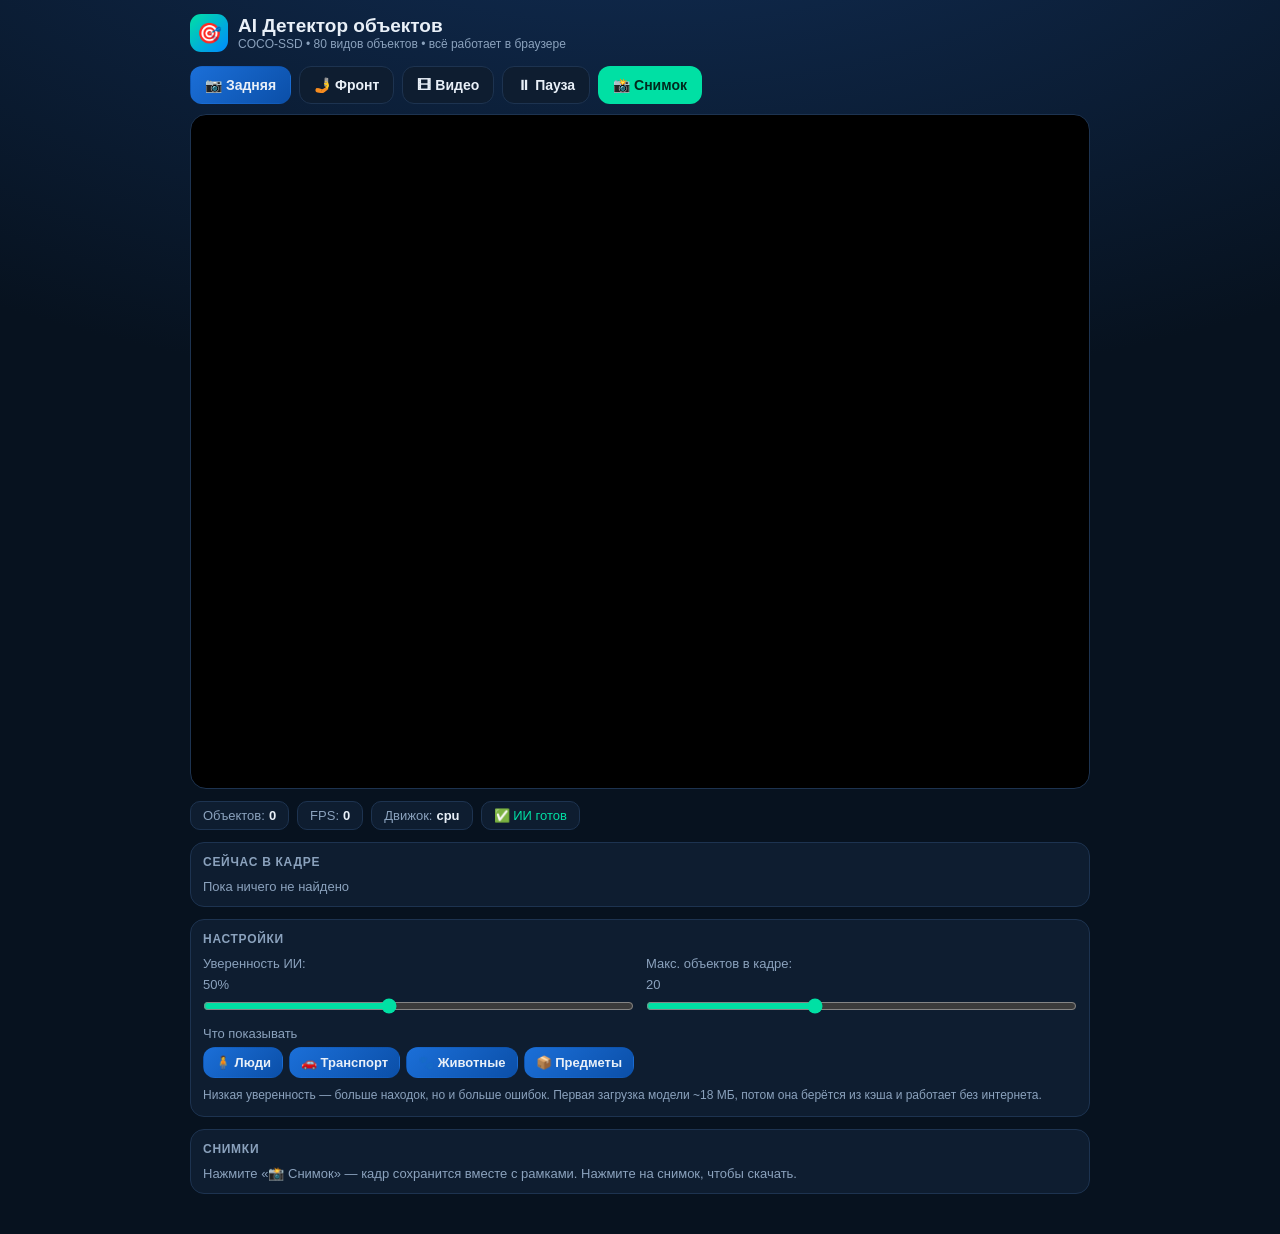
<file: ai-objects/index.html>
<!DOCTYPE html>
<html lang="ru">
<head>
<meta charset="UTF-8">
<meta name="viewport" content="width=device-width, initial-scale=1.0">
<meta name="theme-color" content="#07121f">
<meta name="description" content="AI детектор объектов (COCO-SSD): 80 видов объектов с камеры телефона прямо в браузере">
<meta name="apple-mobile-web-app-capable" content="yes">
<meta name="apple-mobile-web-app-status-bar-style" content="black-translucent">
<meta name="apple-mobile-web-app-title" content="AI Детектор">
<title>AI Детектор объектов — COCO-SSD</title>
<link rel="manifest" href="manifest.json">
<link rel="icon" href="data:image/svg+xml,<svg xmlns='http://www.w3.org/2000/svg' viewBox='0 0 100 100'><text y='.9em' font-size='90'>🎯</text></svg>">
<style>
:root{--bg:#07121f;--card:#0e1d30;--line:#1d3350;--txt:#e9f0f8;--mut:#8ba2bd;--acc:#00e0a4;--veh:#ffc94d;--per:#00e0a4;--ani:#ff7ab6;--oth:#6aa8ff}
*{box-sizing:border-box;margin:0;padding:0;-webkit-tap-highlight-color:transparent}
body{background:radial-gradient(1200px 600px at 50% -200px,#12305a,var(--bg));color:var(--txt);font-family:-apple-system,BlinkMacSystemFont,'Segoe UI',Roboto,sans-serif;min-height:100vh;padding:14px;padding-bottom:40px}
.app{max-width:900px;margin:0 auto}
header{display:flex;align-items:center;gap:10px;margin-bottom:14px}
.logo{width:38px;height:38px;border-radius:11px;background:linear-gradient(135deg,var(--acc),#0089ff);display:grid;place-items:center;font-size:20px}
h1{font-size:19px;font-weight:700}
header p{font-size:12px;color:var(--mut)}
.row{display:flex;flex-wrap:wrap;gap:8px;margin-bottom:10px}
.btn{font:inherit;font-size:14px;font-weight:600;padding:10px 14px;border-radius:12px;border:1px solid var(--line);background:var(--card);color:var(--txt);cursor:pointer;user-select:none}
.btn:active{transform:scale(.97)}
.btn.on{background:linear-gradient(135deg,#1b6fd8,#0b4fa8);border-color:transparent}
.btn.pri{background:var(--acc);color:#002a1e;border-color:transparent}
.btn input{display:none}
.stage{position:relative;width:100%;aspect-ratio:4/3;background:#000;border-radius:16px;overflow:hidden;border:1px solid var(--line)}
#video{width:100%;height:100%;object-fit:contain;display:block}
#video.mirror{transform:scaleX(-1)}
#overlay{position:absolute;inset:0;width:100%;height:100%;pointer-events:none}
.msg{position:absolute;left:50%;top:50%;transform:translate(-50%,-50%);background:rgba(0,0,0,.82);padding:14px 18px;border-radius:12px;text-align:center;font-size:14px;max-width:85%}
.msg[hidden]{display:none}
.bar{height:6px;background:#1d3350;border-radius:4px;margin-top:10px;overflow:hidden}
.bar i{display:block;height:100%;width:0;background:var(--acc);transition:width .2s}
.stats{display:flex;flex-wrap:wrap;gap:8px;margin:12px 0}
.stat{background:var(--card);border:1px solid var(--line);border-radius:10px;padding:6px 12px;font-size:13px;color:var(--mut)}
.stat b{color:var(--txt);margin-left:4px}
#status{color:var(--acc)}
.card{background:var(--card);border:1px solid var(--line);border-radius:14px;padding:12px;margin-top:12px}
.card h2{font-size:12px;letter-spacing:.06em;text-transform:uppercase;color:var(--mut);margin-bottom:10px}
.chips{display:flex;flex-wrap:wrap;gap:6px}
.chip{display:flex;align-items:center;gap:6px;padding:6px 10px;border-radius:20px;background:#0a1626;border:1px solid var(--line);font-size:13px}
.chip i{width:9px;height:9px;border-radius:50%}
.chip b{font-size:15px}
.empty{color:var(--mut);font-size:13px}
.set{display:grid;grid-template-columns:1fr 1fr;gap:12px}
@media(max-width:560px){.set{grid-template-columns:1fr}}
label{font-size:13px;color:var(--mut);display:flex;flex-direction:column;gap:6px}
input[type=range]{accent-color:var(--acc);width:100%}
.groups{display:flex;flex-wrap:wrap;gap:6px}
.groups .btn{padding:7px 11px;font-size:13px}
.gallery{display:grid;grid-template-columns:repeat(auto-fill,minmax(140px,1fr));gap:8px}
.gallery figure{position:relative}
.gallery .empty{grid-column:1/-1}
.gallery img{width:100%;border-radius:10px;display:block;cursor:pointer;border:1px solid var(--line)}
.gallery figcaption{font-size:11px;color:var(--mut);margin-top:3px}
.hint{font-size:12px;color:var(--mut);line-height:1.5;margin-top:8px}
</style>
</head>
<body>
<div class="app">
  <header>
    <div class="logo">🎯</div>
    <div><h1>AI Детектор объектов</h1><p>COCO-SSD • 80 видов объектов • всё работает в браузере</p></div>
  </header>

  <div class="row">
    <button class="btn on" id="bBack">📷 Задняя</button>
    <button class="btn" id="bFront">🤳 Фронт</button>
    <label class="btn">🎞 Видео<input type="file" id="file" accept="video/*"></label>
    <button class="btn" id="bPause">⏸ Пауза</button>
    <button class="btn pri" id="bShot">📸 Снимок</button>
  </div>

  <div class="stage" id="stage">
    <video id="video" playsinline muted autoplay></video>
    <canvas id="overlay"></canvas>
    <div class="msg" id="msg">Загрузка ИИ-модели…<div class="bar"><i id="prog"></i></div><div id="progTxt" style="margin-top:6px;font-size:12px;color:#8ba2bd">0%</div></div>
  </div>

  <div class="stats">
    <span class="stat">Объектов:<b id="sTotal">0</b></span>
    <span class="stat">FPS:<b id="sFps">0</b></span>
    <span class="stat">Движок:<b id="sBackend">—</b></span>
    <span class="stat" id="status">Запуск…</span>
  </div>

  <section class="card">
    <h2>Сейчас в кадре</h2>
    <div class="chips" id="chips"><span class="empty">Пока ничего не найдено</span></div>
  </section>

  <section class="card">
    <h2>Настройки</h2>
    <div class="set">
      <label>Уверенность ИИ: <span id="vScore">50%</span><input type="range" id="cScore" min="20" max="90" value="50"></label>
      <label>Макс. объектов в кадре: <span id="vMax">20</span><input type="range" id="cMax" min="1" max="50" value="20"></label>
    </div>
    <div style="margin-top:12px">
      <label style="margin-bottom:6px">Что показывать</label>
      <div class="groups" id="groups"></div>
    </div>
    <div class="hint">Низкая уверенность — больше находок, но и больше ошибок. Первая загрузка модели ~18 МБ, потом она берётся из кэша и работает без интернета.</div>
  </section>

  <section class="card">
    <h2>Снимки</h2>
    <div class="gallery" id="gallery"><span class="empty">Нажмите «📸 Снимок» — кадр сохранится вместе с рамками. Нажмите на снимок, чтобы скачать.</span></div>
  </section>
</div>

<script src="lib/tf.min.js"></script>
<script src="lib/coco-ssd.min.js"></script>
<script>
(() => {
  'use strict';
  const $ = id => document.getElementById(id);
  const video = $('video'), overlay = $('overlay'), ctx = overlay.getContext('2d');

  // ---------- classes: Russian names + groups ----------
  const RU = {
    person:'человек', bicycle:'велосипед', car:'машина', motorcycle:'мотоцикл', airplane:'самолёт', bus:'автобус', train:'поезд', truck:'грузовик', boat:'лодка',
    'traffic light':'светофор', 'fire hydrant':'гидрант', 'stop sign':'знак «Стоп»', 'parking meter':'паркомат', bench:'скамейка',
    bird:'птица', cat:'кошка', dog:'собака', horse:'лошадь', sheep:'овца', cow:'корова', elephant:'слон', bear:'медведь', zebra:'зебра', giraffe:'жираф',
    backpack:'рюкзак', umbrella:'зонт', handbag:'сумка', tie:'галстук', suitcase:'чемодан', frisbee:'фрисби', skis:'лыжи', snowboard:'сноуборд',
    'sports ball':'мяч', kite:'воздушный змей', 'baseball bat':'бита', 'baseball glove':'перчатка', skateboard:'скейтборд', surfboard:'сёрф', 'tennis racket':'ракетка',
    bottle:'бутылка', 'wine glass':'бокал', cup:'чашка', fork:'вилка', knife:'нож', spoon:'ложка', bowl:'миска', banana:'банан', apple:'яблоко',
    sandwich:'сэндвич', orange:'апельсин', broccoli:'брокколи', carrot:'морковь', 'hot dog':'хот-дог', pizza:'пицца', donut:'пончик', cake:'торт',
    chair:'стул', couch:'диван', 'potted plant':'растение', bed:'кровать', 'dining table':'стол', toilet:'унитаз', tv:'телевизор', laptop:'ноутбук',
    mouse:'мышь', remote:'пульт', keyboard:'клавиатура', 'cell phone':'телефон', microwave:'микроволновка', oven:'духовка', toaster:'тостер',
    sink:'раковина', refrigerator:'холодильник', book:'книга', clock:'часы', vase:'ваза', scissors:'ножницы', 'teddy bear':'плюшевый мишка',
    'hair drier':'фен', toothbrush:'зубная щётка'
  };
  const VEH = ['bicycle','car','motorcycle','airplane','bus','train','truck','boat'];
  const ANI = ['bird','cat','dog','horse','sheep','cow','elephant','bear','zebra','giraffe'];
  const groupOf = c => c === 'person' ? 'per' : VEH.includes(c) ? 'veh' : ANI.includes(c) ? 'ani' : 'oth';
  const COLOR = {per:'#00e0a4', veh:'#ffc94d', ani:'#ff7ab6', oth:'#6aa8ff'};
  const GROUPS = [['per','🧍 Люди'],['veh','🚗 Транспорт'],['ani','🐾 Животные'],['oth','📦 Предметы']];
  const ru = c => RU[c] || c;

  // ---------- settings ----------
  const cfg = {score: 0.5, max: 20, show: {per: true, veh: true, ani: true, oth: true}};
  try { Object.assign(cfg, JSON.parse(localStorage.getItem('aiobj_cfg') || '{}')); } catch (e) {}
  const save = () => { try { localStorage.setItem('aiobj_cfg', JSON.stringify(cfg)); } catch (e) {} };
  $('cScore').value = Math.round(cfg.score * 100); $('vScore').textContent = $('cScore').value + '%';
  $('cScore').oninput = e => { cfg.score = e.target.value / 100; $('vScore').textContent = e.target.value + '%'; save(); };
  $('cMax').value = cfg.max; $('vMax').textContent = cfg.max;
  $('cMax').oninput = e => { cfg.max = +e.target.value; $('vMax').textContent = e.target.value; save(); };
  GROUPS.forEach(([g, name]) => {
    const b = document.createElement('button'); b.className = 'btn' + (cfg.show[g] ? ' on' : ''); b.textContent = name;
    b.onclick = () => { cfg.show[g] = !cfg.show[g]; b.classList.toggle('on', cfg.show[g]); save(); };
    $('groups').appendChild(b);
  });

  const status = (t, err) => { $('status').textContent = t; $('status').style.color = err ? '#ff6b6b' : ''; };
  const showMsg = html => { $('msg').hidden = false; $('msg').innerHTML = html; };
  window.addEventListener('error', e => status('❌ ' + e.message, true));
  window.addEventListener('unhandledrejection', e => status('❌ ' + (e.reason && e.reason.message || e.reason), true));

  // ---------- model (with download progress) ----------
  let model = null;
  async function prefetch() {
    // download model files once with a progress bar; the browser/service worker then serves them from cache
    const manifest = await (await fetch('model/model.json')).json();
    const files = manifest.weightsManifest.flatMap(g => g.paths);
    let done = 0, total = 0;
    const sizes = await Promise.all(files.map(f => fetch('model/' + f, {method: 'HEAD'}).then(r => +r.headers.get('content-length') || 0).catch(() => 0)));
    total = sizes.reduce((a, b) => a + b, 0) || 18e6;
    for (const f of files) {
      const res = await fetch('model/' + f);
      if (!res.body) { done += (await res.arrayBuffer()).byteLength; }
      else {
        const rd = res.body.getReader();
        for (;;) { const {done: end, value} = await rd.read(); if (end) break; done += value.length;
          const p = Math.min(99, Math.round(done / total * 100)); $('prog').style.width = p + '%'; $('progTxt').textContent = p + '% • ' + (done / 1e6).toFixed(1) + ' / ' + (total / 1e6).toFixed(1) + ' МБ'; }
      }
    }
  }
  async function loadModel() {
    try {
      if (typeof tf === 'undefined' || typeof cocoSsd === 'undefined') throw new Error('библиотеки TensorFlow не загрузились');
      try { await tf.setBackend('webgl'); } catch (e) {}
      await tf.ready();
      $('sBackend').textContent = tf.getBackend();
      status('Загрузка модели…');
      try { await prefetch(); } catch (e) { /* progress is optional */ }
      $('progTxt').textContent = 'Подготовка ИИ…';
      model = await cocoSsd.load({modelUrl: 'model/model.json'});
      // warm-up so the first real frame is fast
      tf.tidy(() => {}); await model.detect(document.createElement('canvas'), 1, 0.9).catch(() => {});
      $('msg').hidden = true;
      status('✅ ИИ готов');
    } catch (err) {
      showMsg('❌ ИИ не загрузился:<br>' + (err && err.message || err));
      status('Ошибка модели', true);
    }
  }

  // ---------- sources ----------
  let stream = null, facing = 'environment', paused = false, srcKind = 'camera';
  async function startCamera(f) {
    facing = f; srcKind = 'camera';
    $('bBack').classList.toggle('on', f === 'environment'); $('bFront').classList.toggle('on', f === 'user');
    try {
      if (stream) stream.getTracks().forEach(t => t.stop());
      video.removeAttribute('src');
      stream = await navigator.mediaDevices.getUserMedia({video: {facingMode: f, width: {ideal: 1280}, height: {ideal: 720}}, audio: false});
      video.srcObject = stream; video.loop = false;
      video.classList.toggle('mirror', f === 'user');
      await video.play();
      paused = false; $('bPause').textContent = '⏸ Пауза';
      if (model) status(f === 'user' ? '✅ Фронтальная камера' : '✅ Задняя камера');
    } catch (err) {
      status('❌ Камера недоступна: ' + err.message, true);
      if (model) showMsg('Камера недоступна.<br>Разрешите доступ к камере или выберите «🎞 Видео».');
    }
  }
  $('bBack').onclick = () => startCamera('environment');
  $('bFront').onclick = () => startCamera('user');
  $('file').onchange = e => {
    const f = e.target.files[0]; if (!f) return;
    if (stream) { stream.getTracks().forEach(t => t.stop()); stream = null; }
    srcKind = 'file'; video.srcObject = null; video.src = URL.createObjectURL(f); video.loop = true;
    video.classList.remove('mirror'); $('bBack').classList.remove('on'); $('bFront').classList.remove('on');
    video.play().catch(() => {}); paused = false; $('bPause').textContent = '⏸ Пауза';
    status('🎞 ' + f.name); e.target.value = '';
  };
  $('bPause').onclick = () => {
    paused = !paused; $('bPause').textContent = paused ? '▶ Дальше' : '⏸ Пауза';
    if (srcKind === 'file') paused ? video.pause() : video.play();
  };
  video.addEventListener('loadedmetadata', () => {
    overlay.width = video.videoWidth; overlay.height = video.videoHeight;
    $('stage').style.aspectRatio = video.videoWidth + '/' + video.videoHeight;
  });

  // ---------- detection loop ----------
  let last = [], busy = false, frames = 0, tFps = performance.now();
  async function detectOnce() {
    if (!model || busy || paused || video.readyState < 2 || !video.videoWidth) return;
    busy = true;
    try {
      const preds = await model.detect(video, cfg.max, cfg.score);
      last = preds.filter(p => cfg.show[groupOf(p.class)]);
      frames++;
    } catch (e) { status('❌ ' + e.message, true); }
    finally { busy = false; }
  }
  function drawBoxes(g, w, mirror, list, cssW) {
    // on screen keep labels ~14 CSS px whatever the video resolution; on snapshots scale with the image
    const k = cssW ? w / cssW : 1;
    g.lineWidth = cssW ? 2.5 * k : Math.max(2, w / 320);
    const fs = cssW ? Math.round(14 * k) : Math.max(13, Math.round(w / 45));
    g.font = `bold ${fs}px -apple-system,Segoe UI,Roboto,sans-serif`;
    for (const p of list) {
      let [x, y, bw, bh] = p.bbox;
      if (mirror) x = w - x - bw;
      const col = COLOR[groupOf(p.class)];
      g.strokeStyle = col; g.strokeRect(x, y, bw, bh);
      const label = `${ru(p.class)} ${Math.round(p.score * 100)}%`;
      const tw = g.measureText(label).width + 10, th = fs + 8;
      const ly = y - th < 0 ? y : y - th;
      g.fillStyle = col; g.fillRect(x, ly, tw, th);
      g.fillStyle = '#04131f'; g.fillText(label, x + 5, ly + fs + 2);
    }
  }
  function renderChips() {
    const counts = {};
    last.forEach(p => counts[p.class] = (counts[p.class] || 0) + 1);
    const keys = Object.keys(counts).sort((a, b) => counts[b] - counts[a]);
    $('sTotal').textContent = last.length;
    $('chips').innerHTML = keys.length ? keys.map(k => `<span class="chip"><i style="background:${COLOR[groupOf(k)]}"></i>${ru(k)} <b>${counts[k]}</b></span>`).join('')
      : '<span class="empty">Пока ничего не найдено</span>';
  }
  let chipT = 0;
  function loop() {
    requestAnimationFrame(loop);
    detectOnce();
    ctx.clearRect(0, 0, overlay.width, overlay.height);
    if (overlay.width) drawBoxes(ctx, overlay.width, srcKind === 'camera' && facing === 'user', last, overlay.clientWidth * Math.min(1, (overlay.width / overlay.height) / (overlay.clientWidth / overlay.clientHeight)));
    const now = performance.now();
    if (now - tFps >= 1000) { $('sFps').textContent = frames; frames = 0; tFps = now; }
    if (now - chipT > 300) { renderChips(); chipT = now; }
  }

  // ---------- snapshot ----------
  $('bShot').onclick = () => {
    if (!video.videoWidth) return;
    const c = document.createElement('canvas'); c.width = video.videoWidth; c.height = video.videoHeight;
    const g = c.getContext('2d'), mirror = srcKind === 'camera' && facing === 'user';
    if (mirror) { g.translate(c.width, 0); g.scale(-1, 1); }
    g.drawImage(video, 0, 0); g.setTransform(1, 0, 0, 1, 0, 0);
    drawBoxes(g, c.width, mirror, last);
    c.toBlob(blob => {
      const url = URL.createObjectURL(blob), d = new Date(), z = n => String(n).padStart(2, '0');
      const name = `ai_${d.getFullYear()}${z(d.getMonth() + 1)}${z(d.getDate())}_${z(d.getHours())}${z(d.getMinutes())}${z(d.getSeconds())}.jpg`;
      const gal = $('gallery'); const e = gal.querySelector('.empty'); if (e) e.remove();
      const fig = document.createElement('figure');
      const what = [...new Set(last.map(p => ru(p.class)))].slice(0, 4).join(', ') || 'ничего';
      fig.innerHTML = `<img alt=""><figcaption>${d.toLocaleTimeString('ru-RU')} • ${what}</figcaption>`;
      fig.querySelector('img').src = url;
      fig.querySelector('img').onclick = () => { const a = document.createElement('a'); a.href = url; a.download = name; document.body.appendChild(a); a.click(); a.remove(); };
      gal.prepend(fig);
      while (gal.children.length > 24) gal.lastChild.remove();
      status('📸 Снимок сохранён');
    }, 'image/jpeg', 0.9);
  };

  // ---------- start: camera does not wait for the model ----------
  loop();
  startCamera('environment');
  loadModel();

  if ('serviceWorker' in navigator && location.protocol.startsWith('http')) {
    navigator.serviceWorker.register('sw.js').catch(() => {});
  }
})();
</script>
</body>
</html>
</file>
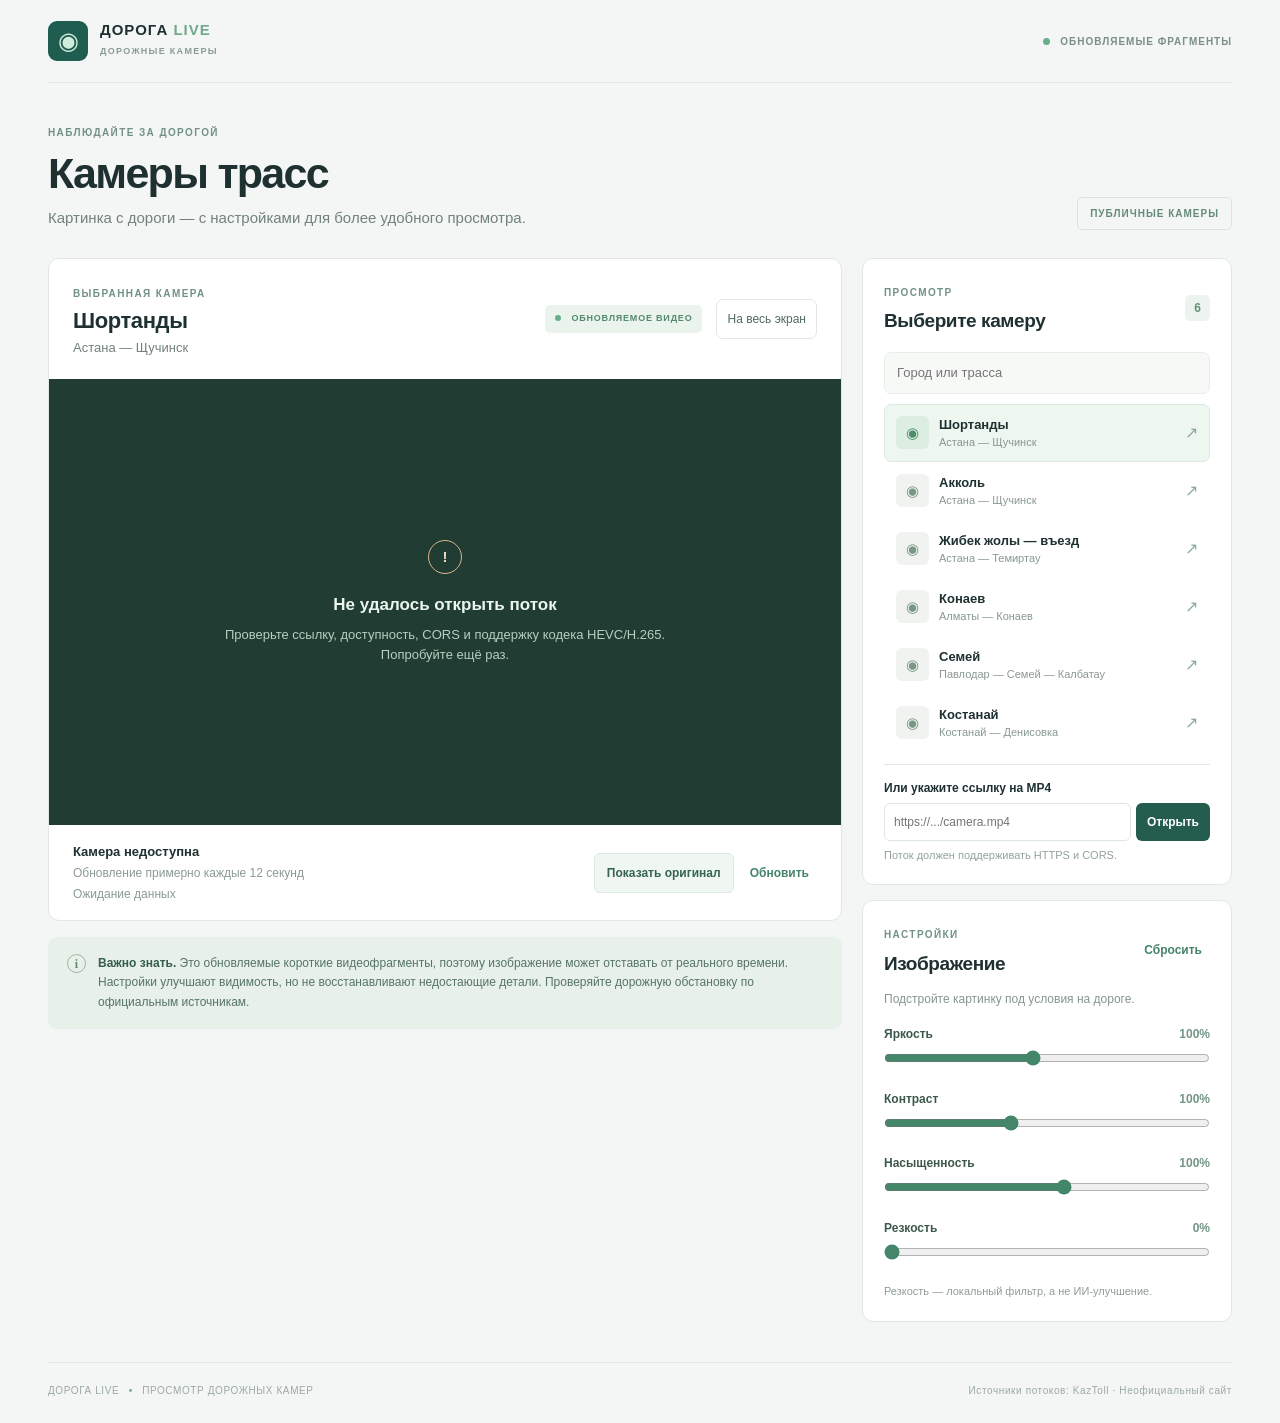
<file: doroga-live/index.html>
<!DOCTYPE html>
<html lang="ru"><head><meta charset="UTF-8"><meta name="viewport" content="width=device-width,initial-scale=1"><meta name="color-scheme" content="light"><title>Камеры трасс — улучшение изображения</title><link rel="stylesheet" href="style.css"></head>
<body><div class="shell"><header class="header"><div class="brand"><div class="brand-mark">◉</div><div><strong>ДОРОГА <span>LIVE</span></strong><small>ДОРОЖНЫЕ КАМЕРЫ</small></div></div><div class="header-note"><span class="dot"></span> ОБНОВЛЯЕМЫЕ ФРАГМЕНТЫ</div></header>
<main><div class="page-title"><div><p class="eyebrow">НАБЛЮДАЙТЕ ЗА ДОРОГОЙ</p><h1>Камеры трасс</h1><p>Картинка с дороги — с настройками для более удобного просмотра.</p></div><span class="tag">ПУБЛИЧНЫЕ КАМЕРЫ</span></div>
<div class="layout"><section class="player-column"><div class="player-card"><div class="player-head"><div><span class="eyebrow">ВЫБРАННАЯ КАМЕРА</span><h2 id="camera-name">Шортанды</h2><p id="camera-route">Астана — Щучинск</p></div><div class="player-actions"><span class="live-badge"><span></span> ОБНОВЛЯЕМОЕ ВИДЕО</span><button id="fullscreen" class="icon-button" aria-label="На весь экран" title="На весь экран">На весь экран</button></div></div>
<div class="screen" id="screen"><video id="v1" muted playsinline preload="auto"></video><video id="v2" muted playsinline preload="auto"></video><canvas id="canvas" aria-label="Изображение дорожной камеры"></canvas><div class="screen-state" id="screen-state" role="status"><div class="loader"></div><strong id="state-title">Подключаем камеру</strong><span id="state-desc">Загружаем последний доступный фрагмент.</span></div></div>
<div class="player-footer"><div><b id="connection">Подключение…</b><span id="connection-detail">Обновление примерно каждые 12 секунд</span><span id="last-update">Ожидание данных</span></div><div class="footer-actions"><button class="compare-button" id="compare" aria-pressed="false">Показать оригинал</button><button class="text-button" id="refresh">Обновить</button></div></div></div>
<div class="disclaimer"><span class="info">i</span><p><strong>Важно знать.</strong> Это обновляемые короткие видеофрагменты, поэтому изображение может отставать от реального времени. Настройки улучшают видимость, но не восстанавливают недостающие детали. Проверяйте дорожную обстановку по официальным источникам.</p></div></section>
<aside class="controls-column"><section class="panel"><div class="panel-heading"><div><span class="eyebrow">ПРОСМОТР</span><h3>Выберите камеру</h3></div><span class="panel-count">6</span></div><label class="search"><input id="search" type="search" placeholder="Город или трасса" aria-label="Поиск камеры"></label><div id="camera-list" class="camera-list"></div><p id="no-results" class="no-results" hidden>Камеры не найдены.</p><form id="custom-form" class="custom-form"><label for="custom-url">Или укажите ссылку на MP4</label><div class="url-row"><input id="custom-url" type="url" placeholder="https://.../camera.mp4" required><button class="go-button" type="submit">Открыть</button></div><small>Поток должен поддерживать HTTPS и CORS.</small></form></section>
<section class="panel tune-panel"><div class="panel-heading"><div><span class="eyebrow">НАСТРОЙКИ</span><h3>Изображение</h3></div><button id="reset" class="text-button">Сбросить</button></div><p class="panel-description">Подстройте картинку под условия на дороге.</p><div id="controls"></div><p class="tune-note">Резкость — локальный фильтр, а не ИИ-улучшение.</p></section></aside></div></main><footer><span>ДОРОГА LIVE <b>•</b> ПРОСМОТР ДОРОЖНЫХ КАМЕР</span><span>Источники потоков: KazToll · Неофициальный сайт</span></footer></div><script src="app.js"></script></body></html>
</file>
<file: doroga-live/style.css>
:root{color-scheme:light;--bg:#f4f6f5;--surface:#fff;--ink:#1f3030;--muted:#71827e;--line:#e1e8e4;--green:#225f52;--soft:#e8f3ee}*{box-sizing:border-box}body{margin:0;background:var(--bg);color:var(--ink);font:15px/1.5 -apple-system,BlinkMacSystemFont,"Segoe UI",sans-serif}button,input{font:inherit}button{cursor:pointer}button:focus-visible,input:focus-visible{outline:3px solid #75b49b;outline-offset:3px}.shell{max-width:1600px;margin:auto;padding:0 48px}.header{height:83px;display:flex;justify-content:space-between;align-items:center;border-bottom:1px solid var(--line)}.brand{display:flex;align-items:center;gap:12px}.brand-mark{background:#1f5d50;color:#d0ecdc;width:40px;height:40px;border-radius:9px;display:grid;place-items:center;font-size:24px}.brand strong{display:block;font-size:15px;letter-spacing:1px;line-height:1.15}.brand strong span{color:#6fa98c}.brand small{font-size:9px;letter-spacing:1.3px;color:#8b9b94;font-weight:700}.header-note{font-size:10px;letter-spacing:1px;font-weight:700;color:#7b8f85}.dot,.live-badge span,.on-air i{display:inline-block;width:7px;height:7px;background:#66af8c;border-radius:50%;margin-right:7px}.page-title{display:flex;align-items:end;justify-content:space-between;gap:20px;padding:42px 0 28px}.eyebrow{font-size:10px;letter-spacing:1.4px;font-weight:800;color:#719284;margin:0}.page-title h1{font-size:43px;letter-spacing:-1.7px;line-height:1.1;margin:10px 0}.page-title p:last-child{margin:0;color:#71827b}.tag{font-size:10px;letter-spacing:1px;font-weight:700;color:#668b78;border:1px solid #d7e6db;padding:8px 12px;border-radius:5px;white-space:nowrap}.layout{display:grid;grid-template-columns:minmax(0,1fr) 370px;gap:20px}.player-card,.panel{background:var(--surface);border:1px solid var(--line);border-radius:11px;overflow:hidden}.player-head{display:flex;justify-content:space-between;align-items:center;padding:22px 24px}.player-head h2{margin:4px 0 0;font-size:22px;line-height:1.25;letter-spacing:-.4px}.player-head p{margin:3px 0 0;font-size:13px;color:var(--muted)}.player-actions{display:flex;align-items:center;gap:14px}.live-badge{background:#eaf4ed;color:#548a6d;border-radius:5px;padding:7px 10px;font-size:9px;font-weight:800;letter-spacing:.8px;white-space:nowrap}.live-badge span{width:6px;height:6px}.icon-button{background:white;border:1px solid var(--line);border-radius:7px;color:#526a5d;min-width:40px;height:40px;font-size:12px;padding:0 10px}.screen{aspect-ratio:16/9;position:relative;background:#203832;overflow:hidden;display:flex;align-items:center;justify-content:center}.screen video{position:absolute;width:1px;height:1px;opacity:0;pointer-events:none}.screen canvas{width:100%;height:100%;object-fit:contain;display:block;background:#142520}.screen.show-video video.active{opacity:1;width:100%;height:100%;object-fit:contain;pointer-events:auto}.screen.show-video canvas{display:none}.screen:fullscreen{width:100vw;height:100vh;aspect-ratio:auto;background:#111}.screen-state{position:absolute;inset:0;display:flex;flex-direction:column;align-items:center;justify-content:center;gap:8px;color:#eaf5ee;background:#203c33;text-align:center;padding:30px;z-index:2}.screen-state[hidden]{display:none}.screen-state strong{font-size:17px}.screen-state span{font-size:13px;color:#b7cec0;max-width:470px}.loader{border:2px solid #6b9380;border-top-color:#d5edda;width:30px;height:30px;border-radius:50%;animation:spin 1s linear infinite;margin-bottom:10px}.screen-state.error .loader{animation:none;border:1px solid #d9b58f;width:34px;height:34px}.screen-state.error .loader:after{content:'!';color:#f2d6bd;display:block;line-height:32px;font-weight:bold}@keyframes spin{to{transform:rotate(360deg)}}.screen-top,.screen-bottom{position:absolute;z-index:3;left:16px;right:16px;display:flex;justify-content:space-between;align-items:center;pointer-events:none}.screen-top{top:15px}.screen-bottom{bottom:15px}.screen-top>span,.screen-bottom>span{background:#14241ecc;color:white;border-radius:5px;padding:7px 10px;font-size:10px;letter-spacing:.7px;font-weight:700}.on-air i{width:6px;height:6px}.screen-bottom button{pointer-events:auto;color:white;background:#14241ecc;border:1px solid #ffffff55;border-radius:6px;padding:9px 12px;font-size:12px;min-height:40px}.screen-bottom button[aria-pressed=true]{background:#ccebd7;color:#1c4638}.player-footer{padding:17px 24px;display:flex;align-items:center;justify-content:space-between}.player-footer b,.player-footer span{display:block}.player-footer b{font-size:13px}.player-footer span{font-size:12px;color:#8b9b92;margin-top:3px}.text-button{border:0;background:transparent;color:#46846a;font-size:12px;font-weight:700;padding:8px;white-space:nowrap}.disclaimer{display:flex;gap:12px;background:#e8f0ea;color:#567468;border-radius:9px;padding:17px 19px;margin-top:16px}.disclaimer p{font-size:12px;line-height:1.6;margin:0}.disclaimer strong{color:#345d4a}.info{flex-shrink:0;border:1px solid #9ab8a5;color:#638a72;width:19px;height:19px;text-align:center;border-radius:50%;font:bold 12px/18px Georgia}.controls-column{display:flex;flex-direction:column;gap:15px}.panel{padding:21px}.panel-heading{display:flex;align-items:center;justify-content:space-between}.panel-heading h3{font-size:19px;letter-spacing:-.4px;margin:5px 0 0}.panel-count{font-size:12px;font-weight:700;border-radius:5px;background:#edf4ef;color:#69917b;padding:4px 9px}.search{margin:16px 0 10px;background:#f7f9f7;border:1px solid #e7ede9;border-radius:7px;display:flex;align-items:center;padding:0 10px;gap:8px}.search span{font-size:22px;color:#91a39a}.search input{border:0;background:transparent;outline:none;width:100%;height:40px;font-size:13px;color:var(--ink)}.camera-list{max-height:360px;overflow:auto}.camera-item{display:flex;align-items:center;gap:10px;text-align:left;width:100%;padding:10px 11px;border:1px solid transparent;background:transparent;border-radius:7px;color:var(--ink)}.camera-item:hover{background:#f4f8f5}.camera-item.active{background:#edf6ef;border-color:#dbebe0}.camera-item .cam-icon{display:grid;place-items:center;border-radius:6px;background:#f0f3f0;color:#7a9785;width:33px;height:33px;flex-shrink:0;font-size:15px}.camera-item.active .cam-icon{background:#dceee1;color:#4f8d6c}.camera-text{min-width:0;flex:1}.camera-text strong,.camera-text small{display:block}.camera-text strong{font-size:13px}.camera-text small{font-size:11px;color:#889990}.camera-arrow{color:#8aab99;font-size:16px}.no-results{color:#778c80;font-size:13px}.custom-form{border-top:1px solid var(--line);margin-top:12px;padding-top:14px}.custom-form label{display:block;font-size:12px;font-weight:700;margin-bottom:6px}.url-row{display:flex;gap:5px}.url-row input{min-width:0;flex:1;border:1px solid #dce7df;border-radius:6px;padding:9px;font-size:12px}.go-button{border:0;border-radius:6px;background:#245d4d;color:white;padding:0 11px;font-size:12px;font-weight:700}.custom-form small{display:block;color:#92a299;font-size:11px;margin-top:6px}.panel-description{font-size:12px;color:#86968c;margin:12px 0 17px}.control{margin-bottom:15px}.control-label{display:flex;justify-content:space-between;color:#3d584a;font-size:12px;font-weight:700}.control-label output{color:#739685;font-weight:600}.control input[type=range]{width:100%;height:20px;accent-color:#438669;margin:5px 0 0}.tune-note{color:#8d9d94;font-size:11px;margin:7px 0 0}footer{display:flex;justify-content:space-between;gap:16px;border-top:1px solid var(--line);margin:40px 0 25px;padding-top:20px;color:#9baaa2;font-size:10px;letter-spacing:.6px}footer b{padding:0 6px;color:#7ead90}@media(max-width:1100px){.shell{padding:0 28px}.layout{grid-template-columns:minmax(0,1fr) 330px}.live-badge{display:none}}@media(max-width:760px){.shell{padding:0 18px}.header{height:68px}.header-note{font-size:0}.header-note .dot{width:8px;height:8px}.page-title{padding:30px 0 22px}.page-title h1{font-size:36px}.tag{display:none}.layout{grid-template-columns:1fr}.player-head{padding:17px}.player-head h2{font-size:19px}.screen-top>span:last-child{display:none}.screen-bottom{left:8px;right:8px;bottom:8px}.screen-bottom>span{font-size:9px}.screen-bottom button{font-size:11px;padding:7px}.player-footer{padding:14px 17px}.controls-column{display:grid;grid-template-columns:1fr}.camera-list{max-height:none}footer{flex-direction:column;margin-top:30px}.disclaimer{margin-bottom:0}}@media(prefers-reduced-motion:reduce){.loader{animation:none}}

.footer-actions{display:flex;gap:8px;align-items:center}.compare-button{background:#f0f6f1;border:1px solid #dcebe0;border-radius:6px;min-height:40px;padding:8px 12px;color:#34654e;font-size:12px;font-weight:700}.compare-button[aria-pressed=true]{background:#ccebd7;color:#1c4638}@media(max-width:520px){.player-footer{align-items:flex-start;flex-direction:column;gap:10px}.footer-actions{width:100%;justify-content:space-between}}
</file>
